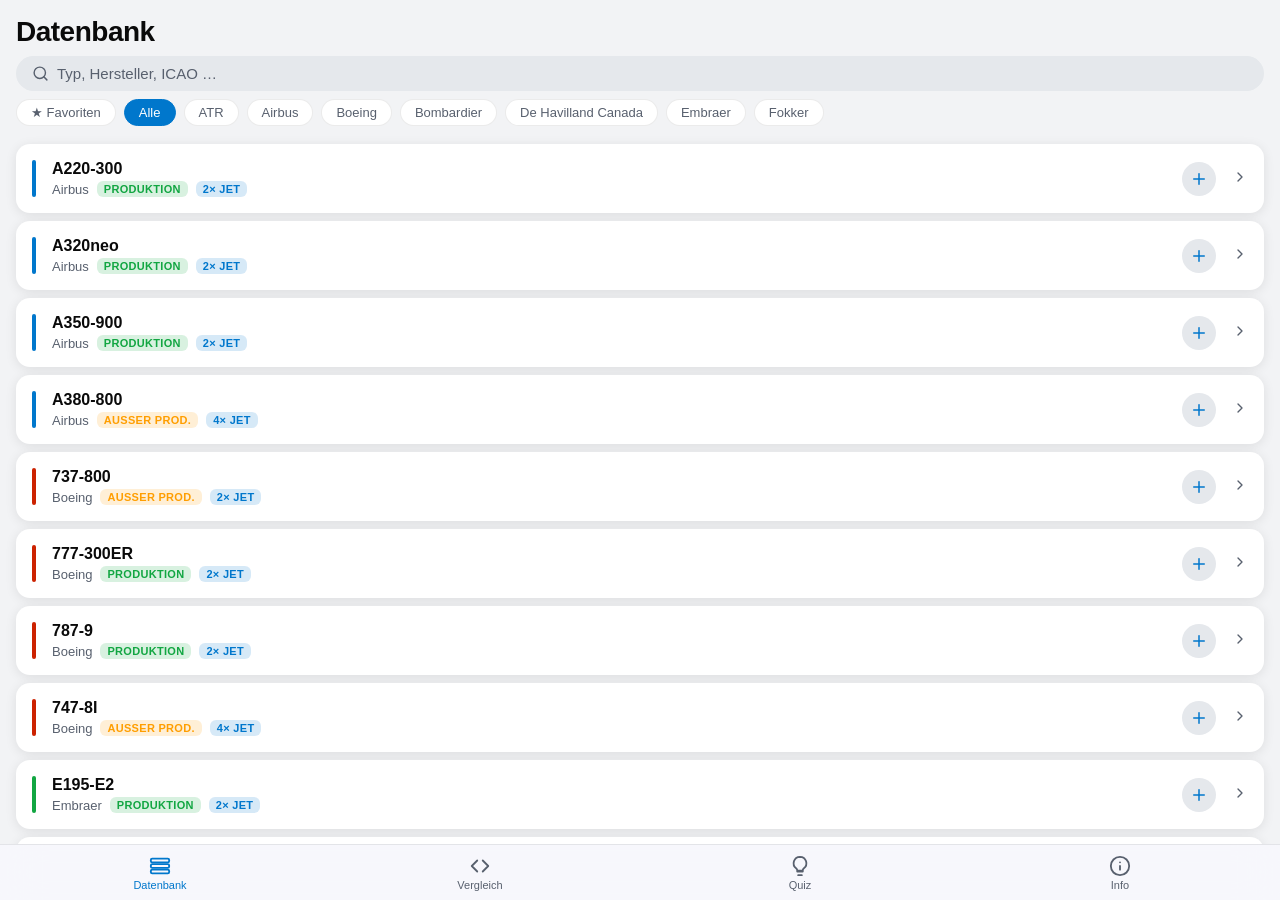
<file: index.html>
<!DOCTYPE html>
<html lang="de">
<head>
  <meta charset="UTF-8">
  <meta name="viewport" content="width=device-width, initial-scale=1.0, viewport-fit=cover">
  <meta name="theme-color" content="#0077CC" media="(prefers-color-scheme: light)">
  <meta name="theme-color" content="#0A0A0E" media="(prefers-color-scheme: dark)">
  <meta name="mobile-web-app-capable" content="yes">
  <meta name="apple-mobile-web-app-capable" content="yes">
  <meta name="apple-mobile-web-app-status-bar-style" content="black-translucent">
  <meta name="apple-mobile-web-app-title" content="SpotterDex">
  <meta name="description" content="Digitales Handbuch für Planespotter — Flugzeuge erkennen, vergleichen und meistern.">
  <title>SpotterDex</title>
  <link rel="manifest" href="manifest.json">
  <link rel="apple-touch-icon" href="apple-touch-icon.png">
  <link rel="icon" type="image/png" sizes="192x192" href="icon-192.png">
  <link rel="stylesheet" href="style.css">
</head>
<body>

  <!-- Main content -->
  <div id="app"></div>

  <!-- Bottom tab bar -->
  <nav id="tab-bar">
    <button class="tab active" data-tab="database" aria-label="Datenbank">
      <svg viewBox="0 0 24 24"><rect x="2" y="4" width="20" height="4" rx="1.5"/><rect x="2" y="10" width="20" height="4" rx="1.5"/><rect x="2" y="16" width="20" height="4" rx="1.5"/></svg>
      <span>Datenbank</span>
    </button>
    <button class="tab" data-tab="compare" aria-label="Vergleich">
      <svg viewBox="0 0 24 24"><path d="M9 18 3 12l6-6M15 6l6 6-6 6"/></svg>
      <span>Vergleich</span>
    </button>
    <button class="tab" data-tab="quiz" aria-label="Quiz">
      <svg viewBox="0 0 24 24"><path d="M9 18h6M10 22h4"/><path d="M12 2a7 7 0 0 0-4 12.7c.6.5 1 1.3 1 2.3h6c0-1 .4-1.8 1-2.3A7 7 0 0 0 12 2z"/></svg>
      <span>Quiz</span>
    </button>
    <button class="tab" data-tab="info" aria-label="Info">
      <svg viewBox="0 0 24 24"><circle cx="12" cy="12" r="10"/><path d="M12 16v-4M12 8h.01"/></svg>
      <span>Info</span>
    </button>
  </nav>

  <!-- Detail slide-in overlay -->
  <div id="detail-overlay"></div>

  <!-- Aircraft picker sheet (for Compare) -->
  <div id="picker-sheet" aria-modal="true" role="dialog" aria-label="Flugzeug auswählen">
    <div id="picker-backdrop"></div>
    <div class="picker-panel">
      <div class="picker-handle"></div>
      <p class="picker-title">Flugzeug auswählen</p>
      <div class="picker-search-bar">
        <svg viewBox="0 0 24 24"><circle cx="11" cy="11" r="8"/><path d="m21 21-4.35-4.35"/></svg>
        <input type="search" id="picker-input" placeholder="Suchen…" autocomplete="off" autocorrect="off">
      </div>
      <div id="picker-list"></div>
    </div>
  </div>

  <script src="data.js"></script>
  <script src="app.js"></script>
</body>
</html>
</file>
<file: style.css>
/* ── Design System ─────────────────────────────────────────────────────────── */
:root {
  --blue:   #0077CC;
  --green:  #12A642;
  --amber:  #FF9E00;
  --red:    #E51A0D;
  --gray:   #4D5259;

  --bg:       #F2F3F5;
  --bg-card:  #FFFFFF;
  --bg-input: #E5E8EC;
  --text:     #0A0A0A;
  --text2:    #58606E;
  --border:   rgba(0,0,0,0.08);
  --shadow:   0 2px 12px rgba(0,0,0,0.09);
  --tab-bg:   rgba(248,248,252,0.92);

  --sp-xs: 4px;  --sp-s: 8px;  --sp-m: 16px;
  --sp-l: 24px;  --sp-xl: 32px;
  --r-card: 14px;  --r-btn: 10px;  --r-full: 100px;
}

@media (prefers-color-scheme: dark) {
  :root {
    --blue:   #4DA6FF;
    --green:  #30D158;
    --amber:  #FFB340;
    --red:    #FF453A;
    --gray:   #8E8E93;

    --bg:       #0C0C0E;
    --bg-card:  #1C1C1E;
    --bg-input: #2C2C2E;
    --text:     #F2F2F7;
    --text2:    #8E8E93;
    --border:   rgba(255,255,255,0.08);
    --shadow:   0 2px 16px rgba(0,0,0,0.45);
    --tab-bg:   rgba(22,22,24,0.92);
  }
}

/* ── Reset ─────────────────────────────────────────────────────────────────── */
*, *::before, *::after { box-sizing: border-box; margin: 0; padding: 0; }
html { -webkit-text-size-adjust: 100%; }
body {
  font-family: -apple-system, BlinkMacSystemFont, 'Segoe UI', Helvetica, sans-serif;
  background: var(--bg);
  color: var(--text);
  height: 100dvh;
  overflow: hidden;
}
svg {
  fill: none; stroke: currentColor;
  stroke-width: 2; stroke-linecap: round; stroke-linejoin: round;
}
button { cursor: pointer; border: none; background: none; font: inherit; color: inherit; }
input  { font: inherit; color: inherit; border: none; outline: none; background: none; width: 100%; }
a      { color: var(--blue); text-decoration: none; }

/* Tastatur-Fokus: sichtbarer Ring (ersetzt das entfernte input-outline) */
.search-bar:focus-within,
.picker-search-bar:focus-within { box-shadow: 0 0 0 2px var(--blue); }
button:focus-visible,
.aircraft-card:focus-visible,
[role="button"]:focus-visible { outline: 2px solid var(--blue); outline-offset: 2px; }

/* ── App shell ─────────────────────────────────────────────────────────────── */
#app {
  height: calc(100dvh - 56px - env(safe-area-inset-bottom));
  overflow-y: auto;
  overflow-x: hidden;
  -webkit-overflow-scrolling: touch;
  overscroll-behavior: contain;
}

/* ── Tab bar ───────────────────────────────────────────────────────────────── */
#tab-bar {
  position: fixed; bottom: 0; left: 0; right: 0;
  height: calc(56px + env(safe-area-inset-bottom));
  padding-bottom: env(safe-area-inset-bottom);
  background: var(--tab-bg);
  backdrop-filter: blur(20px);
  -webkit-backdrop-filter: blur(20px);
  border-top: 1px solid var(--border);
  display: flex; align-items: center;
  z-index: 100;
}
.tab {
  flex: 1; display: flex; flex-direction: column; align-items: center;
  gap: 2px; padding: 8px 0;
  color: var(--text2); font-size: 11px; font-weight: 500;
  transition: color .15s;
  -webkit-tap-highlight-color: transparent;
}
.tab svg { width: 22px; height: 22px; }
.tab.active { color: var(--blue); }

/* ── Views ─────────────────────────────────────────────────────────────────── */
.view { display: none; }
.view.active { display: block; }

.view-header {
  position: sticky; top: 0; z-index: 10;
  background: var(--bg);
  padding: calc(var(--sp-m) + env(safe-area-inset-top)) var(--sp-m) var(--sp-s);
}
.view-title {
  font-size: 28px; font-weight: 700; letter-spacing: -.5px;
  margin-bottom: var(--sp-s);
}

/* ── Search bar ────────────────────────────────────────────────────────────── */
.search-bar {
  display: flex; align-items: center; gap: var(--sp-s);
  background: var(--bg-input);
  border-radius: var(--r-full);
  padding: 9px var(--sp-m);
  margin-bottom: var(--sp-s);
}
.search-bar svg { width: 17px; height: 17px; color: var(--text2); flex-shrink: 0; }
.search-bar input { font-size: 15px; }
.search-bar input::placeholder { color: var(--text2); }

/* ── Filter chips ──────────────────────────────────────────────────────────── */
.filter-chips {
  display: flex; gap: var(--sp-s);
  overflow-x: auto; -webkit-overflow-scrolling: touch; scrollbar-width: none;
  padding-bottom: 2px;
}
.filter-chips::-webkit-scrollbar { display: none; }
.chip {
  flex-shrink: 0;
  padding: 5px 14px; border-radius: var(--r-full);
  font-size: 13px; font-weight: 500;
  background: var(--bg-card); border: 1.5px solid var(--border);
  color: var(--text2); transition: all .15s;
  -webkit-tap-highlight-color: transparent;
}
.chip.active { background: var(--blue); border-color: var(--blue); color: #fff; }

/* ── Aircraft list ─────────────────────────────────────────────────────────── */
.aircraft-list {
  padding: var(--sp-s) var(--sp-m) var(--sp-l);
  display: flex; flex-direction: column; gap: var(--sp-s);
}
.aircraft-card {
  background: var(--bg-card); border-radius: var(--r-card); box-shadow: var(--shadow);
  display: flex; align-items: center; gap: var(--sp-m); padding: var(--sp-m);
  cursor: pointer; -webkit-tap-highlight-color: transparent;
  transition: transform .1s, box-shadow .1s;
}
.aircraft-card:active { transform: scale(.98); box-shadow: none; }
.card-accent { width: 4px; align-self: stretch; border-radius: 2px; flex-shrink: 0; }
.card-body   { flex: 1; min-width: 0; }
.card-variant {
  font-size: 16px; font-weight: 600;
  white-space: nowrap; overflow: hidden; text-overflow: ellipsis;
}
.card-meta {
  font-size: 13px; color: var(--text2); margin-top: 3px;
  display: flex; gap: var(--sp-s); flex-wrap: wrap; align-items: center;
}
.card-add {
  width: 34px; height: 34px; border-radius: 50%;
  background: var(--bg-input); color: var(--blue);
  display: flex; align-items: center; justify-content: center;
  flex-shrink: 0; transition: all .15s;
  -webkit-tap-highlight-color: transparent;
}
.card-add svg { width: 18px; height: 18px; }
.card-add.in-compare { background: var(--blue); color: #fff; }
.card-chevron { color: var(--text2); flex-shrink: 0; }
.card-chevron svg { width: 16px; height: 16px; }

/* ── Badges ────────────────────────────────────────────────────────────────── */
.badge {
  display: inline-flex; align-items: center;
  padding: 2px 7px; border-radius: 6px;
  font-size: 11px; font-weight: 600; letter-spacing: .3px; text-transform: uppercase;
}
.badge-green { background: color-mix(in srgb, var(--green) 16%, transparent); color: var(--green); }
.badge-amber { background: color-mix(in srgb, var(--amber) 16%, transparent); color: var(--amber); }
.badge-blue  { background: color-mix(in srgb, var(--blue)  16%, transparent); color: var(--blue);  }
.badge-red   { background: color-mix(in srgb, var(--red)   16%, transparent); color: var(--red);   }
.badge-gray  { background: color-mix(in srgb, var(--gray)  16%, transparent); color: var(--gray);  }

/* ── Detail overlay ────────────────────────────────────────────────────────── */
#detail-overlay {
  position: fixed; inset: 0; z-index: 200;
  background: var(--bg);
  overflow-y: auto; overflow-x: hidden;
  -webkit-overflow-scrolling: touch;
  transform: translateX(100%);
  transition: transform .3s cubic-bezier(.4,0,.2,1);
  padding-bottom: calc(var(--sp-xl) + env(safe-area-inset-bottom));
}
#detail-overlay.open { transform: translateX(0); }

.detail-nav {
  position: sticky; top: 0; z-index: 10;
  background: var(--bg);
  display: flex; align-items: center; justify-content: space-between;
  padding: calc(var(--sp-m) + env(safe-area-inset-top)) var(--sp-m) var(--sp-s);
}
.back-btn {
  display: flex; align-items: center; gap: 4px;
  color: var(--blue); font-size: 16px; font-weight: 500;
  -webkit-tap-highlight-color: transparent;
}
.back-btn svg { width: 20px; height: 20px; }
.fav-btn {
  font-size: 24px; line-height: 1;
  color: var(--text2);
  padding: 2px 6px;
  -webkit-tap-highlight-color: transparent;
}
.fav-btn.active { color: var(--amber); }
.fav-star { color: var(--amber); font-size: 13px; }

.detail-header { padding: var(--sp-s) var(--sp-m) var(--sp-m); }
.detail-mfr   { font-size: 12px; font-weight: 600; color: var(--text2); text-transform: uppercase; letter-spacing: .6px; }
.detail-name  { font-size: 26px; font-weight: 700; letter-spacing: -.5px; line-height: 1.1; margin: 3px 0 var(--sp-s); }
.detail-codes { display: flex; gap: var(--sp-s); flex-wrap: wrap; }

/* ── Silhouette ────────────────────────────────────────────────────────────── */
.silhouette-wrap {
  margin: 0 var(--sp-m) var(--sp-m);
  background: var(--bg-card); border-radius: var(--r-card);
  display: flex; justify-content: center; align-items: center;
  padding: var(--sp-l) var(--sp-m);
}
.silhouette-wrap canvas { display: block; }

/* ── Sections ──────────────────────────────────────────────────────────────── */
.section { margin: 0 var(--sp-m) var(--sp-m); }
.section-title {
  font-size: 12px; font-weight: 600; color: var(--text2);
  text-transform: uppercase; letter-spacing: .5px;
  margin-bottom: var(--sp-s);
}

/* ── Specs grid ────────────────────────────────────────────────────────────── */
.specs-grid { background: var(--bg-card); border-radius: var(--r-card); overflow: hidden; }
.spec-row {
  display: flex; align-items: center;
  padding: 12px var(--sp-m);
  border-bottom: 1px solid var(--border);
}
.spec-row:last-child { border-bottom: none; }
.spec-label { flex: 1; font-size: 15px; }
.spec-val   { font-size: 15px; font-weight: 600; font-variant-numeric: tabular-nums; color: var(--blue); }
.spec-unit  { font-size: 13px; font-weight: 400; color: var(--text2); margin-left: 2px; }

/* ── Feature list ──────────────────────────────────────────────────────────── */
.feature-list { background: var(--bg-card); border-radius: var(--r-card); overflow: hidden; }
.feature-item {
  display: flex; gap: var(--sp-s); align-items: flex-start;
  padding: 11px var(--sp-m);
  border-bottom: 1px solid var(--border);
  font-size: 14px; line-height: 1.45;
}
.feature-item:last-child { border-bottom: none; }
.feature-dot { color: var(--blue); font-weight: 700; line-height: 1.45; flex-shrink: 0; }

/* ── Lookalikes ────────────────────────────────────────────────────────────── */
.lookalike-chips { display: flex; flex-wrap: wrap; gap: var(--sp-s); }
.lookalike-chip {
  padding: 6px 14px; border-radius: var(--r-full);
  border: 1.5px solid var(--blue); color: var(--blue);
  background: transparent; font-size: 14px; font-weight: 500;
  cursor: pointer; -webkit-tap-highlight-color: transparent;
  transition: all .15s;
}
.lookalike-chip:active { background: var(--blue); color: #fff; }

/* ── Detail CTA button ─────────────────────────────────────────────────────── */
.detail-cta {
  display: flex; align-items: center; justify-content: center; gap: var(--sp-s);
  margin: var(--sp-s) var(--sp-m) 0;
  padding: 14px; border-radius: var(--r-btn);
  background: var(--blue); color: #fff;
  font-size: 15px; font-weight: 600;
  cursor: pointer; -webkit-tap-highlight-color: transparent;
  transition: opacity .15s;
}
.detail-cta:active { opacity: .8; }
.detail-cta.added { background: var(--green); }
.detail-cta svg { width: 18px; height: 18px; }

/* ── Compare view ──────────────────────────────────────────────────────────── */
.compare-header { padding: calc(var(--sp-m) + env(safe-area-inset-top)) var(--sp-m) var(--sp-s); }
.compare-badge {
  display: inline-flex; align-items: center; justify-content: center;
  background: var(--blue); color: #fff;
  font-size: 12px; font-weight: 700;
  width: 20px; height: 20px; border-radius: 50%;
  margin-left: 6px; vertical-align: middle;
}

.compare-slots {
  display: flex; gap: var(--sp-s);
  padding: 0 var(--sp-m) var(--sp-m);
}
.compare-slot {
  flex: 1; min-height: 76px;
  background: var(--bg-card); border-radius: var(--r-card);
  border: 2px dashed var(--border);
  display: flex; flex-direction: column;
  align-items: center; justify-content: center;
  cursor: pointer; -webkit-tap-highlight-color: transparent;
  padding: var(--sp-s); gap: 3px; transition: all .15s;
}
.compare-slot.filled {
  border-style: solid; border-color: var(--blue);
  align-items: flex-start; justify-content: space-between;
}
.slot-name  { font-size: 12px; font-weight: 600; line-height: 1.2; }
.slot-icao  { font-size: 11px; color: var(--text2); }
.slot-rm {
  align-self: flex-end;
  width: 22px; height: 22px; border-radius: 50%;
  background: var(--red); color: #fff;
  display: flex; align-items: center; justify-content: center;
  font-size: 15px; line-height: 1;
  -webkit-tap-highlight-color: transparent;
}
.slot-empty-text { font-size: 12px; color: var(--text2); text-align: center; }
.slot-add-icon { color: var(--text2); font-size: 22px; }

/* ── Wingspan visual ───────────────────────────────────────────────────────── */
.wingspan-viz { background: var(--bg-card); border-radius: var(--r-card); padding: var(--sp-m); margin: 0 var(--sp-m) var(--sp-m); }
.wingspan-viz-title { font-size: 12px; font-weight: 600; color: var(--text2); text-transform: uppercase; letter-spacing: .5px; margin-bottom: var(--sp-m); }
.ws-row { display: flex; align-items: center; gap: var(--sp-s); margin-bottom: var(--sp-s); }
.ws-row:last-child { margin-bottom: 0; }
.ws-label { font-size: 12px; color: var(--text2); width: 80px; flex-shrink: 0; white-space: nowrap; overflow: hidden; text-overflow: ellipsis; }
.ws-bar-bg { flex: 1; height: 8px; background: var(--bg-input); border-radius: 4px; overflow: hidden; }
.ws-bar    { height: 100%; border-radius: 4px; transition: width .5s cubic-bezier(.4,0,.2,1); }
.ws-val    { font-size: 12px; font-weight: 600; width: 44px; text-align: right; color: var(--text2); }

/* ── Compare table ─────────────────────────────────────────────────────────── */
.compare-table-wrap { overflow-x: auto; -webkit-overflow-scrolling: touch; padding: 0 var(--sp-m) var(--sp-l); }
.compare-table {
  width: 100%; border-collapse: separate; border-spacing: 0;
  background: var(--bg-card); border-radius: var(--r-card); overflow: hidden;
  min-width: 280px;
}
.compare-table th, .compare-table td {
  padding: 11px var(--sp-s);
  font-size: 14px; text-align: right;
  border-bottom: 1px solid var(--border);
}
.compare-table tr:last-child th,
.compare-table tr:last-child td { border-bottom: none; }
.compare-table th:first-child,
.compare-table td:first-child {
  text-align: left; color: var(--text2);
  font-size: 13px; font-weight: 500;
  padding-left: var(--sp-m);
}
.compare-table thead th {
  background: var(--bg-input);
  font-size: 11px; font-weight: 700; color: var(--text2);
  text-transform: uppercase; letter-spacing: .3px;
}
.cmp-th-variant { display: block; font-size: 12px; font-weight: 700; color: var(--text); text-transform: none; letter-spacing: 0; }
.cmp-th-icao    { display: block; font-size: 10px; font-weight: 500; color: var(--text2); font-family: var(--font-mono, monospace); margin-top: 1px; }
.val-best  { color: var(--green); font-weight: 700; }
.val-worst { color: var(--amber); }

/* ── Info view ─────────────────────────────────────────────────────────────── */
.info-body { padding: var(--sp-m); display: flex; flex-direction: column; gap: var(--sp-m); }
.info-card { background: var(--bg-card); border-radius: var(--r-card); padding: var(--sp-m); }
.info-card-title { font-size: 16px; font-weight: 600; margin-bottom: var(--sp-s); }
.info-card p  { font-size: 14px; color: var(--text2); line-height: 1.55; }
.info-card ul { font-size: 14px; color: var(--text2); line-height: 1.8; padding-left: var(--sp-m); }
.info-version { font-size: 13px; color: var(--text2); text-align: center; margin-top: var(--sp-s); padding-bottom: var(--sp-l); }

/* ── Empty state ───────────────────────────────────────────────────────────── */
.empty {
  display: flex; flex-direction: column; align-items: center; justify-content: center;
  gap: var(--sp-s); padding: var(--sp-xl) var(--sp-l); text-align: center; color: var(--text2);
}
.empty-icon  { font-size: 48px; opacity: .5; }
.empty-title { font-size: 17px; font-weight: 600; color: var(--text); }
.empty p     { font-size: 14px; line-height: 1.4; }

/* ── Picker sheet ──────────────────────────────────────────────────────────── */
#picker-sheet {
  position: fixed; inset: 0; z-index: 300;
  display: none; flex-direction: column;
  pointer-events: none;
}
#picker-sheet.open { display: flex; pointer-events: all; }
#picker-backdrop {
  flex: 1; background: rgba(0,0,0,0); cursor: pointer;
  transition: background .25s;
}
#picker-sheet.open #picker-backdrop { background: rgba(0,0,0,.4); }
.picker-panel {
  background: var(--bg); border-radius: 20px 20px 0 0;
  padding: var(--sp-m) var(--sp-m) calc(var(--sp-l) + env(safe-area-inset-bottom));
  max-height: 72dvh; display: flex; flex-direction: column;
  transform: translateY(100%); transition: transform .3s cubic-bezier(.4,0,.2,1);
}
#picker-sheet.open .picker-panel { transform: translateY(0); }
.picker-handle { width: 36px; height: 4px; background: var(--border); border-radius: 2px; margin: 0 auto var(--sp-m); }
.picker-title  { font-size: 18px; font-weight: 700; margin-bottom: var(--sp-m); }
.picker-search-bar {
  display: flex; align-items: center; gap: var(--sp-s);
  background: var(--bg-input); border-radius: var(--r-full);
  padding: 9px var(--sp-m); margin-bottom: var(--sp-s);
}
.picker-search-bar svg { width: 17px; height: 17px; color: var(--text2); flex-shrink: 0; }
#picker-list   { overflow-y: auto; -webkit-overflow-scrolling: touch; }
.picker-item {
  display: flex; align-items: center; gap: var(--sp-m);
  width: 100%; text-align: left;   /* Button-Reset: volle Breite, linksbündig */
  padding: 12px var(--sp-s);
  border-bottom: 1px solid var(--border);
  cursor: pointer; -webkit-tap-highlight-color: transparent;
  transition: background .1s;
}
.picker-item:disabled { opacity: .4; cursor: default; }
.picker-item:last-child { border-bottom: none; }
.picker-item:active { background: var(--bg-input); border-radius: var(--r-btn); }
.picker-item-dot { width: 10px; height: 10px; border-radius: 50%; flex-shrink: 0; }
.picker-item-text .pname { font-size: 15px; font-weight: 500; }
.picker-item-text .picao { font-size: 13px; color: var(--text2); }

/* ── Quiz view ─────────────────────────────────────────────────────────────── */
.quiz-modes { display: flex; gap: var(--sp-s); margin-bottom: var(--sp-s); }
.quiz-stats { display: flex; gap: var(--sp-s); }
.qstat {
  flex: 1; background: var(--bg-card); border-radius: var(--r-btn);
  padding: var(--sp-s) 4px; text-align: center; box-shadow: var(--shadow);
}
.qstat-val { display: block; font-size: 19px; font-weight: 700; font-variant-numeric: tabular-nums; color: var(--blue); }
.qstat-lbl { display: block; font-size: 11px; color: var(--text2); margin-top: 2px; }

.quiz-body { padding: var(--sp-s) var(--sp-m) var(--sp-l); }
.quiz-silhouette { margin: 0 0 var(--sp-m); }
.quiz-hint { text-align: center; font-size: 15px; color: var(--text2); margin-bottom: var(--sp-m); }
.quiz-spec-hint { font-weight: 400; color: inherit; opacity: .85; }

/* Specs-Quiz: große Kennzahl als Bühne */
.quiz-spec-card {
  background: var(--bg-card); border-radius: var(--r-card); box-shadow: var(--shadow);
  padding: var(--sp-l) var(--sp-m); margin-bottom: var(--sp-m);
  text-align: center;
}
.quiz-spec-label {
  font-size: 12px; font-weight: 700; color: var(--text2);
  text-transform: uppercase; letter-spacing: .6px; margin-bottom: 6px;
}
.quiz-spec-value {
  font-size: 34px; font-weight: 700; letter-spacing: -.5px;
  font-variant-numeric: tabular-nums;
}

/* Foto-Quiz: Bühne mit Foto bzw. Silhouetten-Fallback */
.quiz-photo-wrap {
  position: relative; margin: 0 0 var(--sp-m);
  border-radius: var(--r-card); overflow: hidden; background: var(--bg-input);
  aspect-ratio: 3 / 2;
}
.quiz-photo { width: 100%; height: 100%; object-fit: cover; display: block; }
.quiz-fallback { width: 100%; height: 100%; display: block; }
.quiz-credit {
  position: absolute; left: 0; right: 0; bottom: 0;
  font-size: 11px; color: #fff; background: rgba(0,0,0,.55);
  padding: 4px 8px; line-height: 1.3;
  white-space: nowrap; overflow: hidden; text-overflow: ellipsis;
}
.quiz-credit a { color: #fff; text-decoration: underline; }

.quiz-feedback {
  text-align: center; font-size: 15px; font-weight: 600;
  padding: 12px; border-radius: var(--r-btn); margin-bottom: var(--sp-m);
}
.quiz-feedback.ok { background: color-mix(in srgb, var(--green) 16%, transparent); color: var(--green); }
.quiz-feedback.no { background: color-mix(in srgb, var(--red)   16%, transparent); color: var(--red);   }
.quiz-feedback b  { font-weight: 700; }

.quiz-options { display: grid; grid-template-columns: 1fr 1fr; gap: var(--sp-s); }
.quiz-option {
  display: flex; flex-direction: column; align-items: flex-start; gap: 2px;
  background: var(--bg-card); border-radius: var(--r-card); box-shadow: var(--shadow);
  padding: var(--sp-m); text-align: left;
  border: 2px solid transparent;
  transition: transform .1s, border-color .15s, background .15s, opacity .15s;
  -webkit-tap-highlight-color: transparent;
}
.quiz-option:active { transform: scale(.97); }
.qo-name { font-size: 15px; font-weight: 600; line-height: 1.2; }
.qo-mfr  { font-size: 12px; color: var(--text2); }
.quiz-option.correct { border-color: var(--green); background: color-mix(in srgb, var(--green) 12%, var(--bg-card)); }
.quiz-option.correct .qo-name { color: var(--green); }
.quiz-option.wrong   { border-color: var(--red);   background: color-mix(in srgb, var(--red)   12%, var(--bg-card)); }
.quiz-option.wrong .qo-name { color: var(--red); }
.quiz-option.dim     { opacity: .5; }
.quiz-option:disabled { cursor: default; }

.quiz-next {
  width: 100%; margin-top: var(--sp-m);
  padding: 14px; border-radius: var(--r-btn);
  background: var(--blue); color: #fff; font-size: 15px; font-weight: 600;
  -webkit-tap-highlight-color: transparent; transition: opacity .15s;
}
.quiz-next:active { opacity: .8; }

/* ── Foto (Detail) ─────────────────────────────────────────────────────────── */
.photo-wrap { margin: 0 var(--sp-m) var(--sp-m); }
.photo-card {
  position: relative; border-radius: var(--r-card); overflow: hidden;
  background: var(--bg-card); box-shadow: var(--shadow);
}
.photo-card.failed { display: none; }
.ac-photo {
  display: block; width: 100%; height: auto;
  aspect-ratio: 3 / 2; object-fit: cover; background: var(--bg-input);
}
.photo-credit {
  position: absolute; left: 0; right: 0; bottom: 0; display: block;
  padding: 18px var(--sp-m) 8px;
  font-size: 11px; line-height: 1.3; color: #fff;
  background: linear-gradient(to top, rgba(0,0,0,.74), rgba(0,0,0,0));
}
.photo-credit, .photo-credit:visited { color: #fff; }
.photo-credit b { font-weight: 700; }
.photo-actions { display: flex; gap: var(--sp-s); margin-top: var(--sp-s); }
.photo-btn {
  flex: 1; padding: 10px; border-radius: var(--r-btn);
  background: var(--bg-input); color: var(--blue);
  font-size: 14px; font-weight: 600;
  -webkit-tap-highlight-color: transparent; transition: opacity .15s;
}
.photo-btn:active { opacity: .7; }
.photo-btn.danger { color: var(--red); }

/* ── Live-Tracking-Link (Detail) ───────────────────────────────────────────── */
.detail-live {
  display: flex; align-items: center; gap: var(--sp-s);
  margin: 0 var(--sp-m) var(--sp-m);
  padding: 13px var(--sp-m); border-radius: var(--r-btn);
  background: var(--bg-card); box-shadow: var(--shadow);
  color: var(--text); font-size: 15px; font-weight: 600;
  -webkit-tap-highlight-color: transparent; transition: transform .1s;
}
.detail-live:active { transform: scale(.98); }
.detail-live svg { color: var(--green); flex-shrink: 0; }
.detail-live span:nth-of-type(1) { flex: 1; }
.detail-live .live-ext { color: var(--text2); font-weight: 400; }

/* ── Silhouetten-Label ─────────────────────────────────────────────────────── */
.silhouette-label {
  font-size: 12px; font-weight: 600; color: var(--text2);
  text-transform: uppercase; letter-spacing: .5px;
  margin: 0 var(--sp-m) var(--sp-s);
}
</file>
